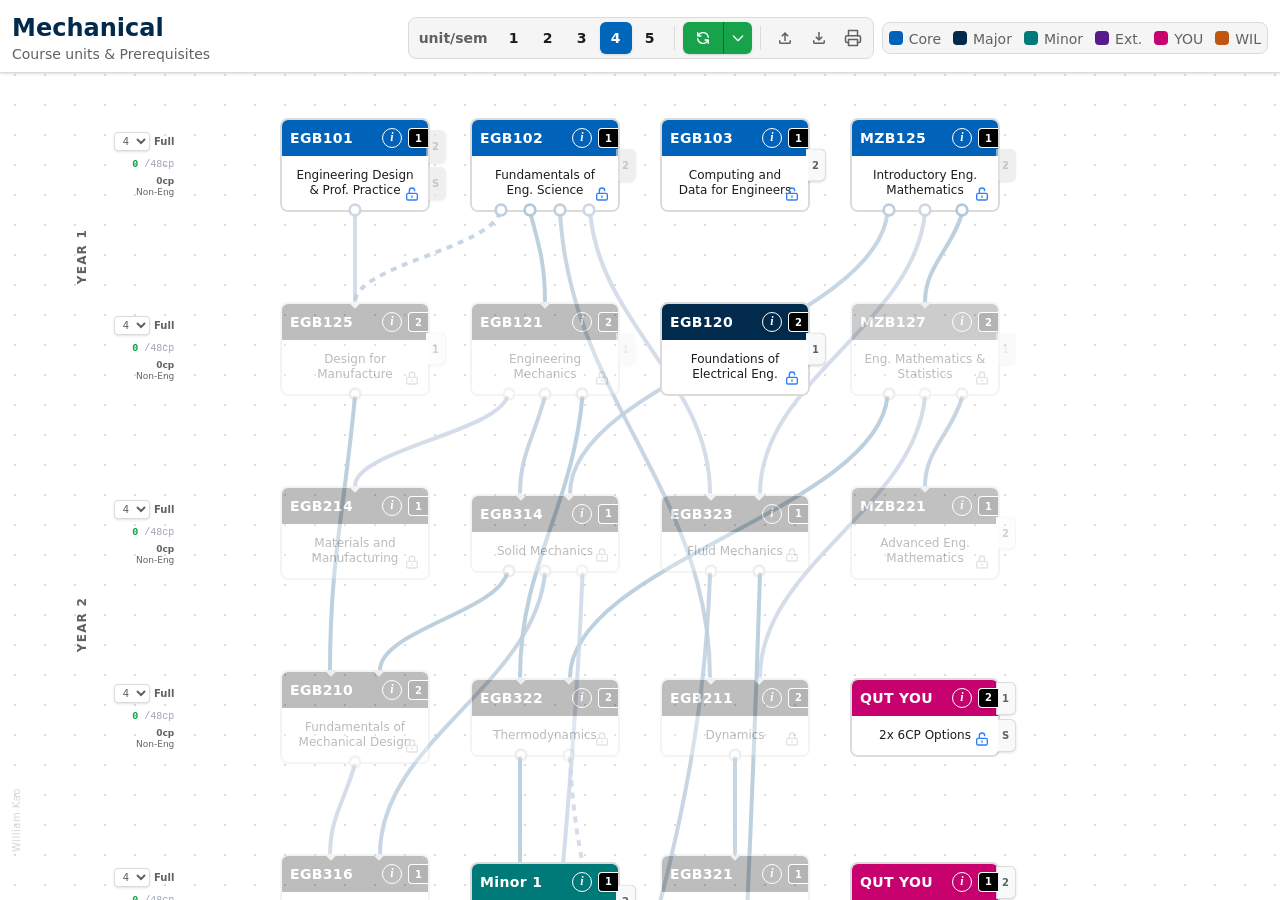
<file: index.html>
<!doctype html>
<!--
  Copyright (c) 2026 William Kao. All Rights Reserved.

  The visual design, UI layout, and specific graphical elements of this software
  are proprietary intellectual property. Unauthorized reproduction is prohibited.
-->
<html lang="en">
  <head>
    <meta charset="UTF-8" />
    <meta name="viewport" content="width=device-width, initial-scale=1.0" />
    <title>EN01 Bachelor of Engineering (Honours) Mechanical 2026</title>
    <link rel="stylesheet" href="css/styles.css" />
  </head>
  <body>
    <!-- SVG Sprite injected dynamically via JS, or we can use <use href="assets/icons/sprite.svg#icon-name"> -->

    <div id="root" class="min-h-screen bg-[#FFFFFF] text-[#1C1C1C] font-sans relative flex overflow-hidden">

      <!-- Container for Info Box -->
      <div id="info-box-container"></div>

      <!-- MAIN CONTENT AREA -->
      <div class="flex-1 flex flex-col h-screen overflow-y-auto hide-scroll tech-tree-bg transition-all duration-300 ml-0">

        <!-- Header / Controls -->
        <div class="p-3 pb-2 flex flex-col md:flex-row justify-between print:justify-start items-center gap-3 bg-white/90 backdrop-blur-md sticky top-0 z-50 border-b border-[#DBDBDB] shadow-sm">
          <div>
            <h1 class="text-xl md:text-2xl font-bold text-[#012A4C]">
              Mechanical
            </h1>
            <p class="text-xs md:text-sm text-[#616161]">
              Course units & Prerequisites
            </p>
          </div>
          <div class="flex flex-wrap items-center gap-2">
            <!-- Toolbar -->
            <div class="print-hide-controls flex bg-[#F5F5F5] rounded-lg p-1 border border-[#DBDBDB] items-center gap-1">

              <!-- Master Capacity -->
              <span class="px-1.5 text-xs md:text-sm text-[#616161] font-semibold flex items-center">
                unit/sem
              </span>
              <div class="flex gap-0.5" id="capacity-controls">
                <!-- Buttons will be injected here -->
              </div>

              <div class="w-px h-6 bg-[#DBDBDB] mx-1"></div>

              <!-- Refresh Split Button -->
              <div class="relative flex items-center shadow-sm rounded-md h-6 md:h-8">
                <button
                  id="refresh-btn"
                  class="flex items-center justify-center gap-1.5 px-2 md:px-3 text-white text-xs md:text-sm font-bold h-full transition-colors rounded-l-md"
                  style="background-color: #16a34a;"
                  title="Refresh Layout"
                  onmouseover="this.style.backgroundColor='#15803d'"
                  onmouseout="this.style.backgroundColor='#16a34a'"
                >
                  <svg class="w-3.5 h-3.5 md:w-4 md:h-4"><use href="assets/icons/sprite.svg#icon-refresh"></use></svg>
                </button>
                <div class="w-[1px] h-full" style="background-color: #166534;"></div>
                <button
                  id="refresh-dropdown-btn"
                  class="flex items-center justify-center px-1 md:px-1.5 text-white h-full transition-colors rounded-r-md"
                  style="background-color: #16a34a;"
                  title="Refresh Options"
                  onmouseover="this.style.backgroundColor='#15803d'"
                  onmouseout="this.style.backgroundColor='#16a34a'"
                >
                  <svg class="w-4 h-4" fill="none" viewBox="0 0 24 24" stroke="currentColor">
                    <path stroke-linecap="round" stroke-linejoin="round" stroke-width="2" d="M19 9l-7 7-7-7"/>
                  </svg>
                </button>

                <!-- Refresh Options Dropdown -->
                <div id="refresh-dropdown" class="absolute top-full left-0 mt-1.5 w-[200px] bg-white border border-[#DBDBDB] rounded-md shadow-lg z-50 hidden text-sm text-[#1C1C1C]">
                  <div class="p-1.5 px-2.5 border-b border-[#E5E5E5] bg-[#F9FAFB] rounded-t-md">
                    <span class="font-bold text-[10px] text-[#616161] uppercase tracking-wider">Refresh Options</span>
                  </div>
                  <div class="p-1.5 flex flex-col gap-1">
                    <label class="flex items-center gap-2 cursor-pointer hover:bg-[#F5F5F5] p-1.5 rounded transition-colors">
                      <input type="checkbox" data-action="toggle-refresh-opt" data-opt="refreshManualEdits" class="w-3.5 h-3.5 rounded border-[#DBDBDB] text-[#0066B9] focus:ring-[#0066B9] transition-shadow">
                      <span class="text-[11px] font-semibold whitespace-nowrap">Keep Manual Edits</span>
                    </label>
                    <label class="flex items-center gap-2 cursor-pointer hover:bg-[#F5F5F5] p-1.5 rounded transition-colors">
                      <input type="checkbox" data-action="toggle-refresh-opt" data-opt="refreshInputOutput" class="w-3.5 h-3.5 rounded border-[#DBDBDB] text-[#0066B9] focus:ring-[#0066B9] transition-shadow">
                      <span class="text-[11px] font-semibold whitespace-nowrap">Optimize Input/Output</span>
                    </label>
                    <label class="flex items-center gap-2 cursor-pointer hover:bg-[#F5F5F5] p-1.5 rounded transition-colors">
                      <input type="checkbox" data-action="toggle-refresh-opt" data-opt="refreshHorizontal" class="w-3.5 h-3.5 rounded border-[#DBDBDB] text-[#0066B9] focus:ring-[#0066B9] transition-shadow">
                      <span class="text-[11px] font-semibold whitespace-nowrap">Optimize Horizontal</span>
                    </label>
                  </div>
                </div>
              </div>

              <div class="w-px h-6 bg-[#DBDBDB] mx-1"></div>

              <!-- Action Buttons (Import, Export, Print) -->
              <div class="flex gap-0.5">
                <button
                  id="import-btn"
                  class="flex items-center justify-center w-6 h-6 md:w-8 md:h-8 bg-transparent hover:bg-[#E2E8F0] text-[#616161] rounded-md transition-colors"
                  title="Import JSON"
                >
                  <svg width="18" height="18" class="w-4 h-4 md:w-[18px] md:h-[18px]"><use href="assets/icons/sprite.svg#icon-upload"></use></svg>
                </button>
                <button
                  id="export-btn"
                  class="flex items-center justify-center w-6 h-6 md:w-8 md:h-8 bg-transparent hover:bg-[#E2E8F0] text-[#616161] rounded-md transition-colors"
                  title="Export JSON"
                >
                  <svg width="18" height="18" class="w-4 h-4 md:w-[18px] md:h-[18px]"><use href="assets/icons/sprite.svg#icon-download"></use></svg>
                </button>
                <button
                  id="print-btn"
                  class="flex items-center justify-center w-6 h-6 md:w-8 md:h-8 bg-transparent hover:bg-[#E2E8F0] text-[#616161] rounded-md transition-colors"
                  title="Print A4"
                >
                  <svg width="18" height="18" class="w-4 h-4 md:w-[18px] md:h-[18px]"><use href="assets/icons/sprite.svg#icon-printer"></use></svg>
                </button>
              </div>
            </div>

            <input type="file" id="file-input" accept=".json" class="hidden">

            <!-- Legend Header -->
            <div id="legend-container">
              <!-- Legend items injected here -->
            </div>
          </div>
        </div>

        <!-- Copyright Watermark -->
        <div class="fixed bottom-12 left-6 origin-bottom-left -rotate-90 text-[10px] text-gray-300 font-medium tracking-wider no-print z-0 pointer-events-none select-none">
          William Kao
        </div>

        <!-- Tree Container -->
        <div class="p-8 pb-32 print-pb-0 flex-1 relative print-scale">
          <div
            id="graph-container"
            class="max-w-[1100px] mx-auto relative"
          >
            <!-- SVG Lines Layer -->
            <svg
              id="edges-layer"
              class="absolute inset-0 pointer-events-none"
              style="width: 100%; height: 100%; overflow: visible;"
            >
              <!-- Paths injected here -->
            </svg>

            <!-- Nodes Layout Layer -->
            <div id="nodes-layer" class="relative flex flex-col gap-12 sm:gap-16">
              <!-- Rows and nodes injected here -->
            </div>
          </div>
        </div>
      </div>
    </div>

    <!-- JS Modules will be injected here in Phase 2 -->
    <script type="module" src="js/main.js"></script>
  </body>
</html>
</file>
<file: css/styles.css>
/*! tailwindcss v4.2.1 | MIT License | https://tailwindcss.com */
@layer properties;
@layer theme, base, components, utilities;
@layer theme {
  :root, :host {
    --font-sans: ui-sans-serif, system-ui, sans-serif, "Apple Color Emoji",
      "Segoe UI Emoji", "Segoe UI Symbol", "Noto Color Emoji";
    --font-serif: ui-serif, Georgia, Cambria, "Times New Roman", Times, serif;
    --font-mono: ui-monospace, SFMono-Regular, Menlo, Monaco, Consolas, "Liberation Mono",
      "Courier New", monospace;
    --color-red-500: oklch(63.7% 0.237 25.331);
    --color-green-100: oklch(96.2% 0.044 156.743);
    --color-green-400: oklch(79.2% 0.209 151.711);
    --color-green-600: oklch(62.7% 0.194 149.214);
    --color-green-700: oklch(52.7% 0.154 150.069);
    --color-blue-100: oklch(93.2% 0.032 255.585);
    --color-blue-500: oklch(62.3% 0.214 259.815);
    --color-slate-400: oklch(70.4% 0.04 256.788);
    --color-gray-50: oklch(98.5% 0.002 247.839);
    --color-gray-100: oklch(96.7% 0.003 264.542);
    --color-gray-200: oklch(92.8% 0.006 264.531);
    --color-gray-300: oklch(87.2% 0.01 258.338);
    --color-gray-400: oklch(70.7% 0.022 261.325);
    --color-gray-700: oklch(37.3% 0.034 259.733);
    --color-black: #000;
    --color-white: #fff;
    --spacing: 0.25rem;
    --text-xs: 0.75rem;
    --text-xs--line-height: calc(1 / 0.75);
    --text-sm: 0.875rem;
    --text-sm--line-height: calc(1.25 / 0.875);
    --text-xl: 1.25rem;
    --text-xl--line-height: calc(1.75 / 1.25);
    --text-2xl: 1.5rem;
    --text-2xl--line-height: calc(2 / 1.5);
    --text-3xl: 1.875rem;
    --text-3xl--line-height: calc(2.25 / 1.875);
    --font-weight-medium: 500;
    --font-weight-semibold: 600;
    --font-weight-bold: 700;
    --tracking-wide: 0.025em;
    --tracking-wider: 0.05em;
    --tracking-widest: 0.1em;
    --leading-tight: 1.25;
    --leading-relaxed: 1.625;
    --radius-sm: 0.25rem;
    --radius-md: 0.375rem;
    --radius-lg: 0.5rem;
    --radius-xl: 0.75rem;
    --ease-in-out: cubic-bezier(0.4, 0, 0.2, 1);
    --blur-sm: 8px;
    --blur-md: 12px;
    --default-transition-duration: 150ms;
    --default-transition-timing-function: cubic-bezier(0.4, 0, 0.2, 1);
    --default-font-family: var(--font-sans);
    --default-mono-font-family: var(--font-mono);
  }
}
@layer base {
  *, ::after, ::before, ::backdrop, ::file-selector-button {
    box-sizing: border-box;
    margin: 0;
    padding: 0;
    border: 0 solid;
  }
  html, :host {
    line-height: 1.5;
    -webkit-text-size-adjust: 100%;
    tab-size: 4;
    font-family: var(--default-font-family, ui-sans-serif, system-ui, sans-serif, "Apple Color Emoji", "Segoe UI Emoji", "Segoe UI Symbol", "Noto Color Emoji");
    font-feature-settings: var(--default-font-feature-settings, normal);
    font-variation-settings: var(--default-font-variation-settings, normal);
    -webkit-tap-highlight-color: transparent;
  }
  hr {
    height: 0;
    color: inherit;
    border-top-width: 1px;
  }
  abbr:where([title]) {
    -webkit-text-decoration: underline dotted;
    text-decoration: underline dotted;
  }
  h1, h2, h3, h4, h5, h6 {
    font-size: inherit;
    font-weight: inherit;
  }
  a {
    color: inherit;
    -webkit-text-decoration: inherit;
    text-decoration: inherit;
  }
  b, strong {
    font-weight: bolder;
  }
  code, kbd, samp, pre {
    font-family: var(--default-mono-font-family, ui-monospace, SFMono-Regular, Menlo, Monaco, Consolas, "Liberation Mono", "Courier New", monospace);
    font-feature-settings: var(--default-mono-font-feature-settings, normal);
    font-variation-settings: var(--default-mono-font-variation-settings, normal);
    font-size: 1em;
  }
  small {
    font-size: 80%;
  }
  sub, sup {
    font-size: 75%;
    line-height: 0;
    position: relative;
    vertical-align: baseline;
  }
  sub {
    bottom: -0.25em;
  }
  sup {
    top: -0.5em;
  }
  table {
    text-indent: 0;
    border-color: inherit;
    border-collapse: collapse;
  }
  :-moz-focusring {
    outline: auto;
  }
  progress {
    vertical-align: baseline;
  }
  summary {
    display: list-item;
  }
  ol, ul, menu {
    list-style: none;
  }
  img, svg, video, canvas, audio, iframe, embed, object {
    display: block;
    vertical-align: middle;
  }
  img, video {
    max-width: 100%;
    height: auto;
  }
  button, input, select, optgroup, textarea, ::file-selector-button {
    font: inherit;
    font-feature-settings: inherit;
    font-variation-settings: inherit;
    letter-spacing: inherit;
    color: inherit;
    border-radius: 0;
    background-color: transparent;
    opacity: 1;
  }
  :where(select:is([multiple], [size])) optgroup {
    font-weight: bolder;
  }
  :where(select:is([multiple], [size])) optgroup option {
    padding-inline-start: 20px;
  }
  ::file-selector-button {
    margin-inline-end: 4px;
  }
  ::placeholder {
    opacity: 1;
  }
  @supports (not (-webkit-appearance: -apple-pay-button))  or (contain-intrinsic-size: 1px) {
    ::placeholder {
      color: currentcolor;
      @supports (color: color-mix(in lab, red, red)) {
        color: color-mix(in oklab, currentcolor 50%, transparent);
      }
    }
  }
  textarea {
    resize: vertical;
  }
  ::-webkit-search-decoration {
    -webkit-appearance: none;
  }
  ::-webkit-date-and-time-value {
    min-height: 1lh;
    text-align: inherit;
  }
  ::-webkit-datetime-edit {
    display: inline-flex;
  }
  ::-webkit-datetime-edit-fields-wrapper {
    padding: 0;
  }
  ::-webkit-datetime-edit, ::-webkit-datetime-edit-year-field, ::-webkit-datetime-edit-month-field, ::-webkit-datetime-edit-day-field, ::-webkit-datetime-edit-hour-field, ::-webkit-datetime-edit-minute-field, ::-webkit-datetime-edit-second-field, ::-webkit-datetime-edit-millisecond-field, ::-webkit-datetime-edit-meridiem-field {
    padding-block: 0;
  }
  ::-webkit-calendar-picker-indicator {
    line-height: 1;
  }
  :-moz-ui-invalid {
    box-shadow: none;
  }
  button, input:where([type="button"], [type="reset"], [type="submit"]), ::file-selector-button {
    appearance: button;
  }
  ::-webkit-inner-spin-button, ::-webkit-outer-spin-button {
    height: auto;
  }
  [hidden]:where(:not([hidden="until-found"])) {
    display: none !important;
  }
}
@layer utilities {
  .pointer-events-auto {
    pointer-events: auto;
  }
  .pointer-events-none {
    pointer-events: none;
  }
  .visible {
    visibility: visible;
  }
  .absolute {
    position: absolute;
  }
  .fixed {
    position: fixed;
  }
  .relative {
    position: relative;
  }
  .sticky {
    position: sticky;
  }
  .inset-0 {
    inset: calc(var(--spacing) * 0);
  }
  .start {
    inset-inline-start: var(--spacing);
  }
  .end {
    inset-inline-end: var(--spacing);
  }
  .top-0 {
    top: calc(var(--spacing) * 0);
  }
  .top-1\/2 {
    top: calc(1 / 2 * 100%);
  }
  .top-full {
    top: 100%;
  }
  .right-0 {
    right: calc(var(--spacing) * 0);
  }
  .right-1 {
    right: calc(var(--spacing) * 1);
  }
  .bottom-0 {
    bottom: calc(var(--spacing) * 0);
  }
  .bottom-1 {
    bottom: calc(var(--spacing) * 1);
  }
  .bottom-12 {
    bottom: calc(var(--spacing) * 12);
  }
  .-left-6 {
    left: calc(var(--spacing) * -6);
  }
  .-left-10 {
    left: calc(var(--spacing) * -10);
  }
  .left-0 {
    left: calc(var(--spacing) * 0);
  }
  .left-6 {
    left: calc(var(--spacing) * 6);
  }
  .z-0 {
    z-index: 0;
  }
  .z-10 {
    z-index: 10;
  }
  .z-20 {
    z-index: 20;
  }
  .z-50 {
    z-index: 50;
  }
  .z-\[100\] {
    z-index: 100;
  }
  .container {
    width: 100%;
    @media (width >= 40rem) {
      max-width: 40rem;
    }
    @media (width >= 48rem) {
      max-width: 48rem;
    }
    @media (width >= 64rem) {
      max-width: 64rem;
    }
    @media (width >= 80rem) {
      max-width: 80rem;
    }
    @media (width >= 96rem) {
      max-width: 96rem;
    }
  }
  .mx-1 {
    margin-inline: calc(var(--spacing) * 1);
  }
  .mx-2 {
    margin-inline: calc(var(--spacing) * 2);
  }
  .mx-auto {
    margin-inline: auto;
  }
  .-mt-0\.5 {
    margin-top: calc(var(--spacing) * -0.5);
  }
  .mt-0\.5 {
    margin-top: calc(var(--spacing) * 0.5);
  }
  .mt-1 {
    margin-top: calc(var(--spacing) * 1);
  }
  .mt-1\.5 {
    margin-top: calc(var(--spacing) * 1.5);
  }
  .mt-2 {
    margin-top: calc(var(--spacing) * 2);
  }
  .mr-1 {
    margin-right: calc(var(--spacing) * 1);
  }
  .mr-2 {
    margin-right: calc(var(--spacing) * 2);
  }
  .mb-1 {
    margin-bottom: calc(var(--spacing) * 1);
  }
  .mb-2 {
    margin-bottom: calc(var(--spacing) * 2);
  }
  .mb-6 {
    margin-bottom: calc(var(--spacing) * 6);
  }
  .ml-0 {
    margin-left: calc(var(--spacing) * 0);
  }
  .ml-4 {
    margin-left: calc(var(--spacing) * 4);
  }
  .ml-auto {
    margin-left: auto;
  }
  .block {
    display: block;
  }
  .flex {
    display: flex;
  }
  .hidden {
    display: none;
  }
  .inline-flex {
    display: inline-flex;
  }
  .h-0\.5 {
    height: calc(var(--spacing) * 0.5);
  }
  .h-2\.5 {
    height: calc(var(--spacing) * 2.5);
  }
  .h-3 {
    height: calc(var(--spacing) * 3);
  }
  .h-3\.5 {
    height: calc(var(--spacing) * 3.5);
  }
  .h-4 {
    height: calc(var(--spacing) * 4);
  }
  .h-5 {
    height: calc(var(--spacing) * 5);
  }
  .h-6 {
    height: calc(var(--spacing) * 6);
  }
  .h-8 {
    height: calc(var(--spacing) * 8);
  }
  .h-32 {
    height: calc(var(--spacing) * 32);
  }
  .h-full {
    height: 100%;
  }
  .h-screen {
    height: 100vh;
  }
  .min-h-\[120px\] {
    min-height: 120px;
  }
  .min-h-screen {
    min-height: 100vh;
  }
  .w-2\.5 {
    width: calc(var(--spacing) * 2.5);
  }
  .w-3 {
    width: calc(var(--spacing) * 3);
  }
  .w-3\.5 {
    width: calc(var(--spacing) * 3.5);
  }
  .w-4 {
    width: calc(var(--spacing) * 4);
  }
  .w-5 {
    width: calc(var(--spacing) * 5);
  }
  .w-6 {
    width: calc(var(--spacing) * 6);
  }
  .w-8 {
    width: calc(var(--spacing) * 8);
  }
  .w-24 {
    width: calc(var(--spacing) * 24);
  }
  .w-32 {
    width: calc(var(--spacing) * 32);
  }
  .w-80 {
    width: calc(var(--spacing) * 80);
  }
  .w-\[1px\] {
    width: 1px;
  }
  .w-\[36px\] {
    width: 36px;
  }
  .w-\[200px\] {
    width: 200px;
  }
  .w-auto {
    width: auto;
  }
  .w-full {
    width: 100%;
  }
  .w-px {
    width: 1px;
  }
  .max-w-\[1100px\] {
    max-width: 1100px;
  }
  .flex-1 {
    flex: 1;
  }
  .origin-bottom-left {
    transform-origin: 0 100%;
  }
  .translate-x-\[90\%\] {
    --tw-translate-x: 90%;
    translate: var(--tw-translate-x) var(--tw-translate-y);
  }
  .-translate-y-1\/2 {
    --tw-translate-y: calc(calc(1 / 2 * 100%) * -1);
    translate: var(--tw-translate-x) var(--tw-translate-y);
  }
  .-rotate-90 {
    rotate: calc(90deg * -1);
  }
  .rotate-180 {
    rotate: 180deg;
  }
  .transform {
    transform: var(--tw-rotate-x,) var(--tw-rotate-y,) var(--tw-rotate-z,) var(--tw-skew-x,) var(--tw-skew-y,);
  }
  .cursor-move {
    cursor: move;
  }
  .cursor-not-allowed {
    cursor: not-allowed;
  }
  .cursor-pointer {
    cursor: pointer;
  }
  .resize {
    resize: both;
  }
  .list-disc {
    list-style-type: disc;
  }
  .flex-col {
    flex-direction: column;
  }
  .flex-row {
    flex-direction: row;
  }
  .flex-wrap {
    flex-wrap: wrap;
  }
  .items-center {
    align-items: center;
  }
  .items-end {
    align-items: flex-end;
  }
  .items-start {
    align-items: flex-start;
  }
  .justify-between {
    justify-content: space-between;
  }
  .justify-center {
    justify-content: center;
  }
  .gap-0\.5 {
    gap: calc(var(--spacing) * 0.5);
  }
  .gap-1 {
    gap: calc(var(--spacing) * 1);
  }
  .gap-1\.5 {
    gap: calc(var(--spacing) * 1.5);
  }
  .gap-2 {
    gap: calc(var(--spacing) * 2);
  }
  .gap-3 {
    gap: calc(var(--spacing) * 3);
  }
  .gap-4 {
    gap: calc(var(--spacing) * 4);
  }
  .gap-6 {
    gap: calc(var(--spacing) * 6);
  }
  .gap-12 {
    gap: calc(var(--spacing) * 12);
  }
  .overflow-hidden {
    overflow: hidden;
  }
  .overflow-y-auto {
    overflow-y: auto;
  }
  .rounded {
    border-radius: 0.25rem;
  }
  .rounded-full {
    border-radius: calc(infinity * 1px);
  }
  .rounded-lg {
    border-radius: var(--radius-lg);
  }
  .rounded-md {
    border-radius: var(--radius-md);
  }
  .rounded-xl {
    border-radius: var(--radius-xl);
  }
  .rounded-t-md {
    border-top-left-radius: var(--radius-md);
    border-top-right-radius: var(--radius-md);
  }
  .rounded-t-xl {
    border-top-left-radius: var(--radius-xl);
    border-top-right-radius: var(--radius-xl);
  }
  .rounded-l-md {
    border-top-left-radius: var(--radius-md);
    border-bottom-left-radius: var(--radius-md);
  }
  .rounded-l-sm {
    border-top-left-radius: var(--radius-sm);
    border-bottom-left-radius: var(--radius-sm);
  }
  .rounded-r-md {
    border-top-right-radius: var(--radius-md);
    border-bottom-right-radius: var(--radius-md);
  }
  .rounded-b-md {
    border-bottom-right-radius: var(--radius-md);
    border-bottom-left-radius: var(--radius-md);
  }
  .rounded-b-xl {
    border-bottom-right-radius: var(--radius-xl);
    border-bottom-left-radius: var(--radius-xl);
  }
  .border {
    border-style: var(--tw-border-style);
    border-width: 1px;
  }
  .border-2 {
    border-style: var(--tw-border-style);
    border-width: 2px;
  }
  .border-t-2 {
    border-top-style: var(--tw-border-style);
    border-top-width: 2px;
  }
  .border-r-0 {
    border-right-style: var(--tw-border-style);
    border-right-width: 0px;
  }
  .border-b {
    border-bottom-style: var(--tw-border-style);
    border-bottom-width: 1px;
  }
  .border-l-0 {
    border-left-style: var(--tw-border-style);
    border-left-width: 0px;
  }
  .border-dashed {
    --tw-border-style: dashed;
    border-style: dashed;
  }
  .border-\[\#009FE3\] {
    border-color: #009FE3;
  }
  .border-\[\#009FE3\]\/50 {
    border-color: color-mix(in oklab, #009FE3 50%, transparent);
  }
  .border-\[\#C7026F\]\/30 {
    border-color: color-mix(in oklab, #C7026F 30%, transparent);
  }
  .border-\[\#DBDBDB\] {
    border-color: #DBDBDB;
  }
  .border-\[\#E5E5E5\] {
    border-color: #E5E5E5;
  }
  .border-\[\#EFCB43\]\/50 {
    border-color: color-mix(in oklab, #EFCB43 50%, transparent);
  }
  .border-slate-400 {
    border-color: var(--color-slate-400);
  }
  .border-white {
    border-color: var(--color-white);
  }
  .bg-\[\#009FE3\]\/20 {
    background-color: color-mix(in oklab, #009FE3 20%, transparent);
  }
  .bg-\[\#0066B9\] {
    background-color: #0066B9;
  }
  .bg-\[\#C7026F\]\/10 {
    background-color: color-mix(in oklab, #C7026F 10%, transparent);
  }
  .bg-\[\#DBDBDB\] {
    background-color: #DBDBDB;
  }
  .bg-\[\#E5E5E5\] {
    background-color: #E5E5E5;
  }
  .bg-\[\#EFCB43\]\/20 {
    background-color: color-mix(in oklab, #EFCB43 20%, transparent);
  }
  .bg-\[\#F5F5F5\] {
    background-color: #F5F5F5;
  }
  .bg-\[\#F8F9FA\] {
    background-color: #F8F9FA;
  }
  .bg-\[\#F9FAFB\] {
    background-color: #F9FAFB;
  }
  .bg-\[\#FFFFFF\] {
    background-color: #FFFFFF;
  }
  .bg-black {
    background-color: var(--color-black);
  }
  .bg-gray-200 {
    background-color: var(--color-gray-200);
  }
  .bg-green-600 {
    background-color: var(--color-green-600);
  }
  .bg-slate-400 {
    background-color: var(--color-slate-400);
  }
  .bg-transparent {
    background-color: transparent;
  }
  .bg-white {
    background-color: var(--color-white);
  }
  .bg-white\/20 {
    background-color: color-mix(in srgb, #fff 20%, transparent);
    @supports (color: color-mix(in lab, red, red)) {
      background-color: color-mix(in oklab, var(--color-white) 20%, transparent);
    }
  }
  .bg-white\/90 {
    background-color: color-mix(in srgb, #fff 90%, transparent);
    @supports (color: color-mix(in lab, red, red)) {
      background-color: color-mix(in oklab, var(--color-white) 90%, transparent);
    }
  }
  .p-0\.5 {
    padding: calc(var(--spacing) * 0.5);
  }
  .p-1 {
    padding: calc(var(--spacing) * 1);
  }
  .p-1\.5 {
    padding: calc(var(--spacing) * 1.5);
  }
  .p-2 {
    padding: calc(var(--spacing) * 2);
  }
  .p-3 {
    padding: calc(var(--spacing) * 3);
  }
  .p-6 {
    padding: calc(var(--spacing) * 6);
  }
  .p-8 {
    padding: calc(var(--spacing) * 8);
  }
  .px-0\.5 {
    padding-inline: calc(var(--spacing) * 0.5);
  }
  .px-1 {
    padding-inline: calc(var(--spacing) * 1);
  }
  .px-1\.5 {
    padding-inline: calc(var(--spacing) * 1.5);
  }
  .px-2 {
    padding-inline: calc(var(--spacing) * 2);
  }
  .px-2\.5 {
    padding-inline: calc(var(--spacing) * 2.5);
  }
  .px-3 {
    padding-inline: calc(var(--spacing) * 3);
  }
  .py-1 {
    padding-block: calc(var(--spacing) * 1);
  }
  .py-1\.5 {
    padding-block: calc(var(--spacing) * 1.5);
  }
  .py-2 {
    padding-block: calc(var(--spacing) * 2);
  }
  .pb-2 {
    padding-bottom: calc(var(--spacing) * 2);
  }
  .pb-6 {
    padding-bottom: calc(var(--spacing) * 6);
  }
  .pb-32 {
    padding-bottom: calc(var(--spacing) * 32);
  }
  .pl-5 {
    padding-left: calc(var(--spacing) * 5);
  }
  .text-center {
    text-align: center;
  }
  .text-left {
    text-align: left;
  }
  .text-right {
    text-align: right;
  }
  .font-mono {
    font-family: var(--font-mono);
  }
  .font-sans {
    font-family: var(--font-sans);
  }
  .font-serif {
    font-family: var(--font-serif);
  }
  .text-3xl {
    font-size: var(--text-3xl);
    line-height: var(--tw-leading, var(--text-3xl--line-height));
  }
  .text-sm {
    font-size: var(--text-sm);
    line-height: var(--tw-leading, var(--text-sm--line-height));
  }
  .text-xl {
    font-size: var(--text-xl);
    line-height: var(--tw-leading, var(--text-xl--line-height));
  }
  .text-xs {
    font-size: var(--text-xs);
    line-height: var(--tw-leading, var(--text-xs--line-height));
  }
  .text-\[9px\] {
    font-size: 9px;
  }
  .text-\[10px\] {
    font-size: 10px;
  }
  .text-\[11px\] {
    font-size: 11px;
  }
  .text-\[12px\] {
    font-size: 12px;
  }
  .leading-none {
    --tw-leading: 1;
    line-height: 1;
  }
  .leading-relaxed {
    --tw-leading: var(--leading-relaxed);
    line-height: var(--leading-relaxed);
  }
  .leading-tight {
    --tw-leading: var(--leading-tight);
    line-height: var(--leading-tight);
  }
  .font-bold {
    --tw-font-weight: var(--font-weight-bold);
    font-weight: var(--font-weight-bold);
  }
  .font-medium {
    --tw-font-weight: var(--font-weight-medium);
    font-weight: var(--font-weight-medium);
  }
  .font-semibold {
    --tw-font-weight: var(--font-weight-semibold);
    font-weight: var(--font-weight-semibold);
  }
  .tracking-wide {
    --tw-tracking: var(--tracking-wide);
    letter-spacing: var(--tracking-wide);
  }
  .tracking-wider {
    --tw-tracking: var(--tracking-wider);
    letter-spacing: var(--tracking-wider);
  }
  .tracking-widest {
    --tw-tracking: var(--tracking-widest);
    letter-spacing: var(--tracking-widest);
  }
  .whitespace-nowrap {
    white-space: nowrap;
  }
  .text-\[\#1C1C1C\] {
    color: #1C1C1C;
  }
  .text-\[\#012A4C\] {
    color: #012A4C;
  }
  .text-\[\#0063B9\] {
    color: #0063B9;
  }
  .text-\[\#0066B9\] {
    color: #0066B9;
  }
  .text-\[\#616161\] {
    color: #616161;
  }
  .text-\[\#A0A0A0\] {
    color: #A0A0A0;
  }
  .text-\[\#C05711\] {
    color: #C05711;
  }
  .text-\[\#C7026F\] {
    color: #C7026F;
  }
  .text-blue-500 {
    color: var(--color-blue-500);
  }
  .text-current {
    color: currentcolor;
  }
  .text-gray-300 {
    color: var(--color-gray-300);
  }
  .text-gray-400 {
    color: var(--color-gray-400);
  }
  .text-gray-700 {
    color: var(--color-gray-700);
  }
  .text-green-600 {
    color: var(--color-green-600);
  }
  .text-red-500 {
    color: var(--color-red-500);
  }
  .text-white {
    color: var(--color-white);
  }
  .uppercase {
    text-transform: uppercase;
  }
  .italic {
    font-style: italic;
  }
  .opacity-0 {
    opacity: 0%;
  }
  .opacity-30 {
    opacity: 30%;
  }
  .opacity-50 {
    opacity: 50%;
  }
  .opacity-60 {
    opacity: 60%;
  }
  .opacity-90 {
    opacity: 90%;
  }
  .opacity-100 {
    opacity: 100%;
  }
  .shadow {
    --tw-shadow: 0 1px 3px 0 var(--tw-shadow-color, rgb(0 0 0 / 0.1)), 0 1px 2px -1px var(--tw-shadow-color, rgb(0 0 0 / 0.1));
    box-shadow: var(--tw-inset-shadow), var(--tw-inset-ring-shadow), var(--tw-ring-offset-shadow), var(--tw-ring-shadow), var(--tw-shadow);
  }
  .shadow-2xl {
    --tw-shadow: 0 25px 50px -12px var(--tw-shadow-color, rgb(0 0 0 / 0.25));
    box-shadow: var(--tw-inset-shadow), var(--tw-inset-ring-shadow), var(--tw-ring-offset-shadow), var(--tw-ring-shadow), var(--tw-shadow);
  }
  .shadow-lg {
    --tw-shadow: 0 10px 15px -3px var(--tw-shadow-color, rgb(0 0 0 / 0.1)), 0 4px 6px -4px var(--tw-shadow-color, rgb(0 0 0 / 0.1));
    box-shadow: var(--tw-inset-shadow), var(--tw-inset-ring-shadow), var(--tw-ring-offset-shadow), var(--tw-ring-shadow), var(--tw-shadow);
  }
  .shadow-sm {
    --tw-shadow: 0 1px 3px 0 var(--tw-shadow-color, rgb(0 0 0 / 0.1)), 0 1px 2px -1px var(--tw-shadow-color, rgb(0 0 0 / 0.1));
    box-shadow: var(--tw-inset-shadow), var(--tw-inset-ring-shadow), var(--tw-ring-offset-shadow), var(--tw-ring-shadow), var(--tw-shadow);
  }
  .shadow-xl {
    --tw-shadow: 0 20px 25px -5px var(--tw-shadow-color, rgb(0 0 0 / 0.1)), 0 8px 10px -6px var(--tw-shadow-color, rgb(0 0 0 / 0.1));
    box-shadow: var(--tw-inset-shadow), var(--tw-inset-ring-shadow), var(--tw-ring-offset-shadow), var(--tw-ring-shadow), var(--tw-shadow);
  }
  .ring-4 {
    --tw-ring-shadow: var(--tw-ring-inset,) 0 0 0 calc(4px + var(--tw-ring-offset-width)) var(--tw-ring-color, currentcolor);
    box-shadow: var(--tw-inset-shadow), var(--tw-inset-ring-shadow), var(--tw-ring-offset-shadow), var(--tw-ring-shadow), var(--tw-shadow);
  }
  .ring-\[\#009FE3\] {
    --tw-ring-color: #009FE3;
  }
  .ring-green-400 {
    --tw-ring-color: var(--color-green-400);
  }
  .outline {
    outline-style: var(--tw-outline-style);
    outline-width: 1px;
  }
  .grayscale {
    --tw-grayscale: grayscale(100%);
    filter: var(--tw-blur,) var(--tw-brightness,) var(--tw-contrast,) var(--tw-grayscale,) var(--tw-hue-rotate,) var(--tw-invert,) var(--tw-saturate,) var(--tw-sepia,) var(--tw-drop-shadow,);
  }
  .filter {
    filter: var(--tw-blur,) var(--tw-brightness,) var(--tw-contrast,) var(--tw-grayscale,) var(--tw-hue-rotate,) var(--tw-invert,) var(--tw-saturate,) var(--tw-sepia,) var(--tw-drop-shadow,);
  }
  .backdrop-blur-md {
    --tw-backdrop-blur: blur(var(--blur-md));
    -webkit-backdrop-filter: var(--tw-backdrop-blur,) var(--tw-backdrop-brightness,) var(--tw-backdrop-contrast,) var(--tw-backdrop-grayscale,) var(--tw-backdrop-hue-rotate,) var(--tw-backdrop-invert,) var(--tw-backdrop-opacity,) var(--tw-backdrop-saturate,) var(--tw-backdrop-sepia,);
    backdrop-filter: var(--tw-backdrop-blur,) var(--tw-backdrop-brightness,) var(--tw-backdrop-contrast,) var(--tw-backdrop-grayscale,) var(--tw-backdrop-hue-rotate,) var(--tw-backdrop-invert,) var(--tw-backdrop-opacity,) var(--tw-backdrop-saturate,) var(--tw-backdrop-sepia,);
  }
  .backdrop-blur-sm {
    --tw-backdrop-blur: blur(var(--blur-sm));
    -webkit-backdrop-filter: var(--tw-backdrop-blur,) var(--tw-backdrop-brightness,) var(--tw-backdrop-contrast,) var(--tw-backdrop-grayscale,) var(--tw-backdrop-hue-rotate,) var(--tw-backdrop-invert,) var(--tw-backdrop-opacity,) var(--tw-backdrop-saturate,) var(--tw-backdrop-sepia,);
    backdrop-filter: var(--tw-backdrop-blur,) var(--tw-backdrop-brightness,) var(--tw-backdrop-contrast,) var(--tw-backdrop-grayscale,) var(--tw-backdrop-hue-rotate,) var(--tw-backdrop-invert,) var(--tw-backdrop-opacity,) var(--tw-backdrop-saturate,) var(--tw-backdrop-sepia,);
  }
  .transition {
    transition-property: color, background-color, border-color, outline-color, text-decoration-color, fill, stroke, --tw-gradient-from, --tw-gradient-via, --tw-gradient-to, opacity, box-shadow, transform, translate, scale, rotate, filter, -webkit-backdrop-filter, backdrop-filter, display, content-visibility, overlay, pointer-events;
    transition-timing-function: var(--tw-ease, var(--default-transition-timing-function));
    transition-duration: var(--tw-duration, var(--default-transition-duration));
  }
  .transition-all {
    transition-property: all;
    transition-timing-function: var(--tw-ease, var(--default-transition-timing-function));
    transition-duration: var(--tw-duration, var(--default-transition-duration));
  }
  .transition-colors {
    transition-property: color, background-color, border-color, outline-color, text-decoration-color, fill, stroke, --tw-gradient-from, --tw-gradient-via, --tw-gradient-to;
    transition-timing-function: var(--tw-ease, var(--default-transition-timing-function));
    transition-duration: var(--tw-duration, var(--default-transition-duration));
  }
  .transition-opacity {
    transition-property: opacity;
    transition-timing-function: var(--tw-ease, var(--default-transition-timing-function));
    transition-duration: var(--tw-duration, var(--default-transition-duration));
  }
  .transition-shadow {
    transition-property: box-shadow;
    transition-timing-function: var(--tw-ease, var(--default-transition-timing-function));
    transition-duration: var(--tw-duration, var(--default-transition-duration));
  }
  .duration-300 {
    --tw-duration: 300ms;
    transition-duration: 300ms;
  }
  .ease-in-out {
    --tw-ease: var(--ease-in-out);
    transition-timing-function: var(--ease-in-out);
  }
  .outline-none {
    --tw-outline-style: none;
    outline-style: none;
  }
  .select-none {
    -webkit-user-select: none;
    user-select: none;
  }
  .hover\:bg-\[\#E2E8F0\] {
    &:hover {
      @media (hover: hover) {
        background-color: #E2E8F0;
      }
    }
  }
  .hover\:bg-\[\#F5F5F5\] {
    &:hover {
      @media (hover: hover) {
        background-color: #F5F5F5;
      }
    }
  }
  .hover\:bg-blue-100 {
    &:hover {
      @media (hover: hover) {
        background-color: var(--color-blue-100);
      }
    }
  }
  .hover\:bg-gray-50 {
    &:hover {
      @media (hover: hover) {
        background-color: var(--color-gray-50);
      }
    }
  }
  .hover\:bg-gray-100 {
    &:hover {
      @media (hover: hover) {
        background-color: var(--color-gray-100);
      }
    }
  }
  .hover\:bg-gray-300 {
    &:hover {
      @media (hover: hover) {
        background-color: var(--color-gray-300);
      }
    }
  }
  .hover\:bg-green-100 {
    &:hover {
      @media (hover: hover) {
        background-color: var(--color-green-100);
      }
    }
  }
  .hover\:bg-green-700 {
    &:hover {
      @media (hover: hover) {
        background-color: var(--color-green-700);
      }
    }
  }
  .hover\:bg-white\/20 {
    &:hover {
      @media (hover: hover) {
        background-color: color-mix(in srgb, #fff 20%, transparent);
        @supports (color: color-mix(in lab, red, red)) {
          background-color: color-mix(in oklab, var(--color-white) 20%, transparent);
        }
      }
    }
  }
  .hover\:text-\[\#012A4C\] {
    &:hover {
      @media (hover: hover) {
        color: #012A4C;
      }
    }
  }
  .hover\:underline {
    &:hover {
      @media (hover: hover) {
        text-decoration-line: underline;
      }
    }
  }
  .focus\:ring-\[\#0066B9\] {
    &:focus {
      --tw-ring-color: #0066B9;
    }
  }
  .sm\:left-\[-15px\] {
    @media (width >= 40rem) {
      left: -15px;
    }
  }
  .sm\:w-\[150px\] {
    @media (width >= 40rem) {
      width: 150px;
    }
  }
  .sm\:gap-10 {
    @media (width >= 40rem) {
      gap: calc(var(--spacing) * 10);
    }
  }
  .sm\:gap-16 {
    @media (width >= 40rem) {
      gap: calc(var(--spacing) * 16);
    }
  }
  .sm\:p-3 {
    @media (width >= 40rem) {
      padding: calc(var(--spacing) * 3);
    }
  }
  .md\:left-2 {
    @media (width >= 48rem) {
      left: calc(var(--spacing) * 2);
    }
  }
  .md\:h-4 {
    @media (width >= 48rem) {
      height: calc(var(--spacing) * 4);
    }
  }
  .md\:h-8 {
    @media (width >= 48rem) {
      height: calc(var(--spacing) * 8);
    }
  }
  .md\:h-10 {
    @media (width >= 48rem) {
      height: calc(var(--spacing) * 10);
    }
  }
  .md\:h-\[18px\] {
    @media (width >= 48rem) {
      height: 18px;
    }
  }
  .md\:w-4 {
    @media (width >= 48rem) {
      width: calc(var(--spacing) * 4);
    }
  }
  .md\:w-8 {
    @media (width >= 48rem) {
      width: calc(var(--spacing) * 8);
    }
  }
  .md\:w-10 {
    @media (width >= 48rem) {
      width: calc(var(--spacing) * 10);
    }
  }
  .md\:w-\[18px\] {
    @media (width >= 48rem) {
      width: 18px;
    }
  }
  .md\:flex-row {
    @media (width >= 48rem) {
      flex-direction: row;
    }
  }
  .md\:px-1\.5 {
    @media (width >= 48rem) {
      padding-inline: calc(var(--spacing) * 1.5);
    }
  }
  .md\:px-3 {
    @media (width >= 48rem) {
      padding-inline: calc(var(--spacing) * 3);
    }
  }
  .md\:text-2xl {
    @media (width >= 48rem) {
      font-size: var(--text-2xl);
      line-height: var(--tw-leading, var(--text-2xl--line-height));
    }
  }
  .md\:text-sm {
    @media (width >= 48rem) {
      font-size: var(--text-sm);
      line-height: var(--tw-leading, var(--text-sm--line-height));
    }
  }
  .md\:text-xs {
    @media (width >= 48rem) {
      font-size: var(--text-xs);
      line-height: var(--tw-leading, var(--text-xs--line-height));
    }
  }
  .lg\:flex {
    @media (width >= 64rem) {
      display: flex;
    }
  }
  .print\:ml-4 {
    @media print {
      margin-left: calc(var(--spacing) * 4);
    }
  }
  .print\:flex {
    @media print {
      display: flex;
    }
  }
  .print\:justify-start {
    @media print {
      justify-content: flex-start;
    }
  }
}
.tech-tree-bg {
  background-image: radial-gradient(#DBDBDB 1px, transparent 1px);
  background-size: 30px 30px;
}
.node-card {
  transition: all 0.3s cubic-bezier(0.25, 0.8, 0.25, 1);
}
.node-card:hover {
  transform: translateY(-4px);
  box-shadow: 0 10px 15px -3px rgba(0, 0, 0, 0.1), 0 4px 6px -2px rgba(0, 0, 0, 0.05);
}
@media print {
  @page {
    size: A4 portrait;
    margin: 5mm;
  }
  body {
    -webkit-print-color-adjust: exact !important;
    print-color-adjust: exact !important;
  }
  .no-print {
    display: none !important;
  }
  .print-scale {
    transform: scale(0.65);
    transform-origin: top left;
    width: 140%;
    margin-left: 2%;
  }
  .hide-scroll {
    overflow: visible !important;
  }
  .tech-tree-bg {
    background: white !important;
    background-image: none !important;
  }
  .print-pb-0 {
    padding-bottom: 0 !important;
  }
  .print-hide-controls {
    display: none !important;
  }
}
@property --tw-translate-x {
  syntax: "*";
  inherits: false;
  initial-value: 0;
}
@property --tw-translate-y {
  syntax: "*";
  inherits: false;
  initial-value: 0;
}
@property --tw-translate-z {
  syntax: "*";
  inherits: false;
  initial-value: 0;
}
@property --tw-rotate-x {
  syntax: "*";
  inherits: false;
}
@property --tw-rotate-y {
  syntax: "*";
  inherits: false;
}
@property --tw-rotate-z {
  syntax: "*";
  inherits: false;
}
@property --tw-skew-x {
  syntax: "*";
  inherits: false;
}
@property --tw-skew-y {
  syntax: "*";
  inherits: false;
}
@property --tw-border-style {
  syntax: "*";
  inherits: false;
  initial-value: solid;
}
@property --tw-leading {
  syntax: "*";
  inherits: false;
}
@property --tw-font-weight {
  syntax: "*";
  inherits: false;
}
@property --tw-tracking {
  syntax: "*";
  inherits: false;
}
@property --tw-shadow {
  syntax: "*";
  inherits: false;
  initial-value: 0 0 #0000;
}
@property --tw-shadow-color {
  syntax: "*";
  inherits: false;
}
@property --tw-shadow-alpha {
  syntax: "<percentage>";
  inherits: false;
  initial-value: 100%;
}
@property --tw-inset-shadow {
  syntax: "*";
  inherits: false;
  initial-value: 0 0 #0000;
}
@property --tw-inset-shadow-color {
  syntax: "*";
  inherits: false;
}
@property --tw-inset-shadow-alpha {
  syntax: "<percentage>";
  inherits: false;
  initial-value: 100%;
}
@property --tw-ring-color {
  syntax: "*";
  inherits: false;
}
@property --tw-ring-shadow {
  syntax: "*";
  inherits: false;
  initial-value: 0 0 #0000;
}
@property --tw-inset-ring-color {
  syntax: "*";
  inherits: false;
}
@property --tw-inset-ring-shadow {
  syntax: "*";
  inherits: false;
  initial-value: 0 0 #0000;
}
@property --tw-ring-inset {
  syntax: "*";
  inherits: false;
}
@property --tw-ring-offset-width {
  syntax: "<length>";
  inherits: false;
  initial-value: 0px;
}
@property --tw-ring-offset-color {
  syntax: "*";
  inherits: false;
  initial-value: #fff;
}
@property --tw-ring-offset-shadow {
  syntax: "*";
  inherits: false;
  initial-value: 0 0 #0000;
}
@property --tw-outline-style {
  syntax: "*";
  inherits: false;
  initial-value: solid;
}
@property --tw-blur {
  syntax: "*";
  inherits: false;
}
@property --tw-brightness {
  syntax: "*";
  inherits: false;
}
@property --tw-contrast {
  syntax: "*";
  inherits: false;
}
@property --tw-grayscale {
  syntax: "*";
  inherits: false;
}
@property --tw-hue-rotate {
  syntax: "*";
  inherits: false;
}
@property --tw-invert {
  syntax: "*";
  inherits: false;
}
@property --tw-opacity {
  syntax: "*";
  inherits: false;
}
@property --tw-saturate {
  syntax: "*";
  inherits: false;
}
@property --tw-sepia {
  syntax: "*";
  inherits: false;
}
@property --tw-drop-shadow {
  syntax: "*";
  inherits: false;
}
@property --tw-drop-shadow-color {
  syntax: "*";
  inherits: false;
}
@property --tw-drop-shadow-alpha {
  syntax: "<percentage>";
  inherits: false;
  initial-value: 100%;
}
@property --tw-drop-shadow-size {
  syntax: "*";
  inherits: false;
}
@property --tw-backdrop-blur {
  syntax: "*";
  inherits: false;
}
@property --tw-backdrop-brightness {
  syntax: "*";
  inherits: false;
}
@property --tw-backdrop-contrast {
  syntax: "*";
  inherits: false;
}
@property --tw-backdrop-grayscale {
  syntax: "*";
  inherits: false;
}
@property --tw-backdrop-hue-rotate {
  syntax: "*";
  inherits: false;
}
@property --tw-backdrop-invert {
  syntax: "*";
  inherits: false;
}
@property --tw-backdrop-opacity {
  syntax: "*";
  inherits: false;
}
@property --tw-backdrop-saturate {
  syntax: "*";
  inherits: false;
}
@property --tw-backdrop-sepia {
  syntax: "*";
  inherits: false;
}
@property --tw-duration {
  syntax: "*";
  inherits: false;
}
@property --tw-ease {
  syntax: "*";
  inherits: false;
}
@layer properties {
  @supports ((-webkit-hyphens: none) and (not (margin-trim: inline))) or ((-moz-orient: inline) and (not (color:rgb(from red r g b)))) {
    *, ::before, ::after, ::backdrop {
      --tw-translate-x: 0;
      --tw-translate-y: 0;
      --tw-translate-z: 0;
      --tw-rotate-x: initial;
      --tw-rotate-y: initial;
      --tw-rotate-z: initial;
      --tw-skew-x: initial;
      --tw-skew-y: initial;
      --tw-border-style: solid;
      --tw-leading: initial;
      --tw-font-weight: initial;
      --tw-tracking: initial;
      --tw-shadow: 0 0 #0000;
      --tw-shadow-color: initial;
      --tw-shadow-alpha: 100%;
      --tw-inset-shadow: 0 0 #0000;
      --tw-inset-shadow-color: initial;
      --tw-inset-shadow-alpha: 100%;
      --tw-ring-color: initial;
      --tw-ring-shadow: 0 0 #0000;
      --tw-inset-ring-color: initial;
      --tw-inset-ring-shadow: 0 0 #0000;
      --tw-ring-inset: initial;
      --tw-ring-offset-width: 0px;
      --tw-ring-offset-color: #fff;
      --tw-ring-offset-shadow: 0 0 #0000;
      --tw-outline-style: solid;
      --tw-blur: initial;
      --tw-brightness: initial;
      --tw-contrast: initial;
      --tw-grayscale: initial;
      --tw-hue-rotate: initial;
      --tw-invert: initial;
      --tw-opacity: initial;
      --tw-saturate: initial;
      --tw-sepia: initial;
      --tw-drop-shadow: initial;
      --tw-drop-shadow-color: initial;
      --tw-drop-shadow-alpha: 100%;
      --tw-drop-shadow-size: initial;
      --tw-backdrop-blur: initial;
      --tw-backdrop-brightness: initial;
      --tw-backdrop-contrast: initial;
      --tw-backdrop-grayscale: initial;
      --tw-backdrop-hue-rotate: initial;
      --tw-backdrop-invert: initial;
      --tw-backdrop-opacity: initial;
      --tw-backdrop-saturate: initial;
      --tw-backdrop-sepia: initial;
      --tw-duration: initial;
      --tw-ease: initial;
    }
  }
}
</file>
